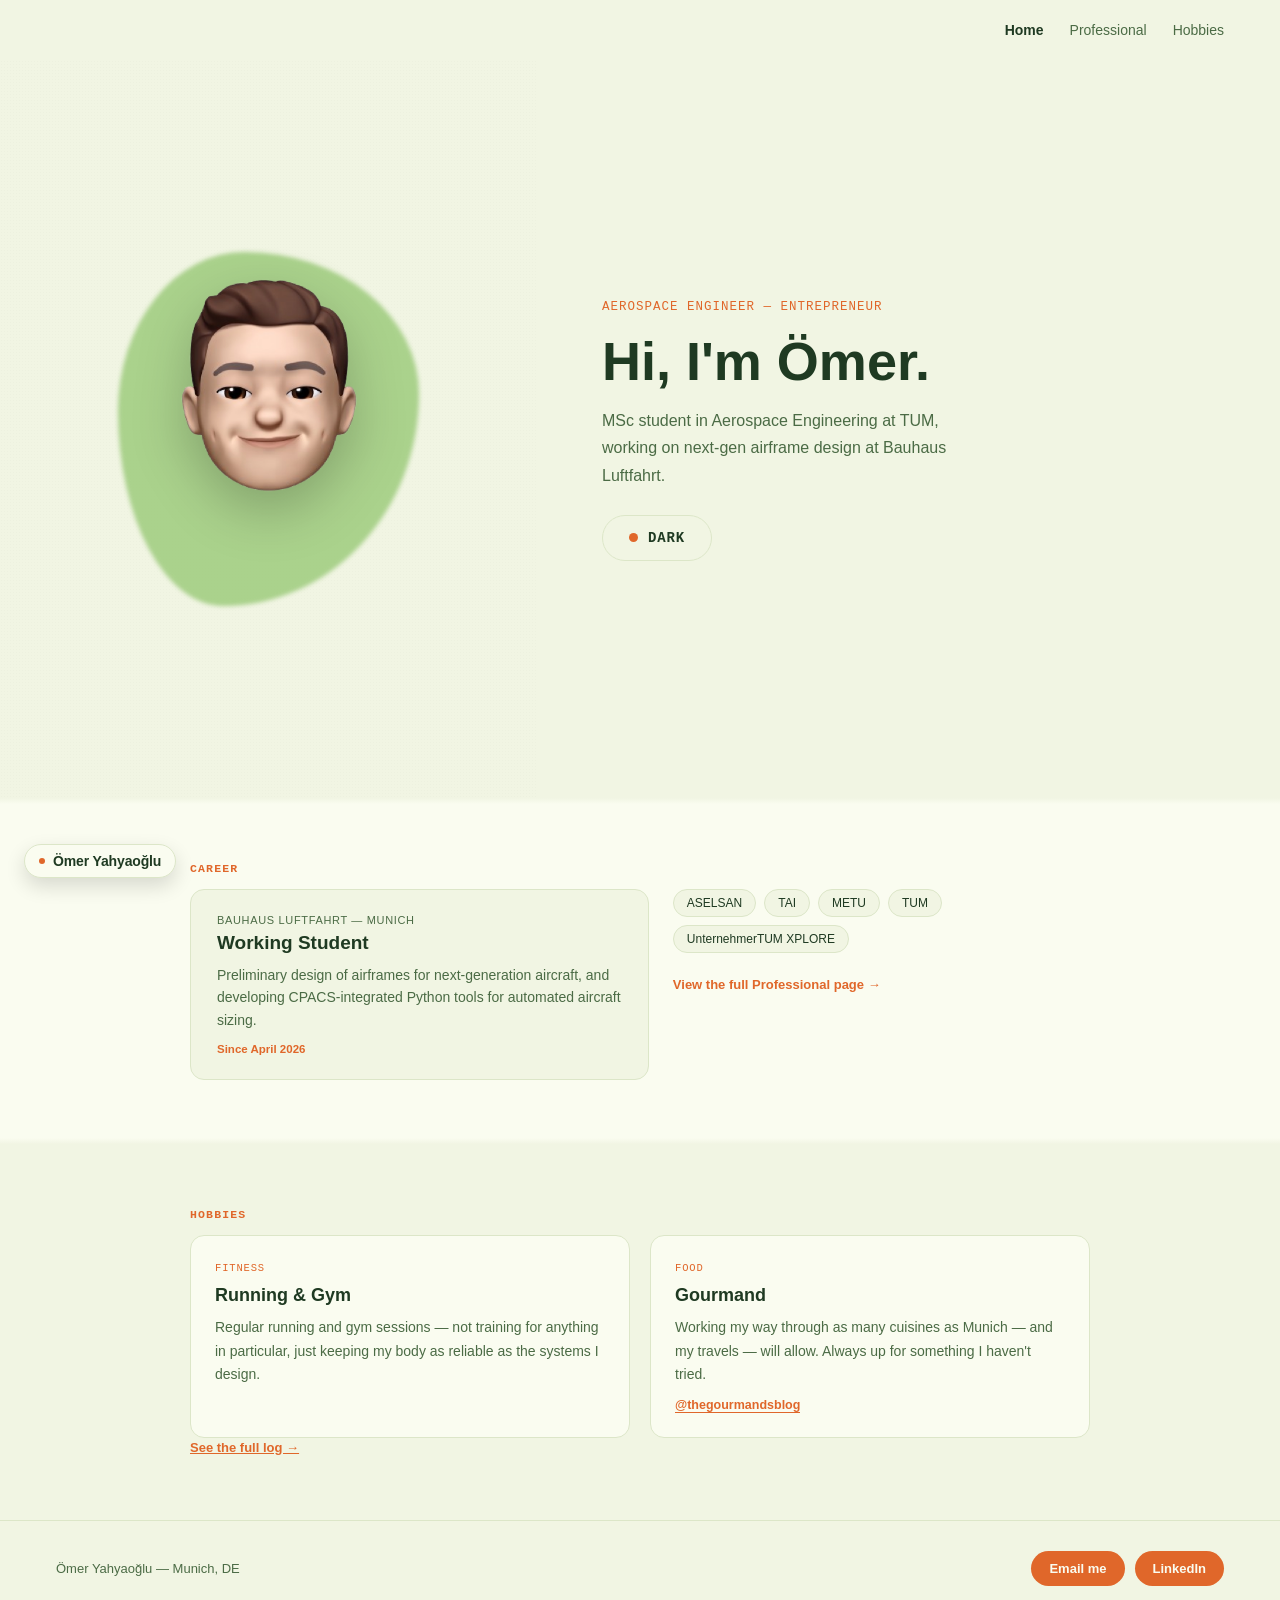
<file: index.html>
<!DOCTYPE html>
<html lang="en">
<head>
<meta charset="UTF-8">
<meta name="viewport" content="width=device-width, initial-scale=1.0">
<title>Ömer Yahyaoğlu</title>
<style>
  :root {
    --bg: #F1F5E3;
    --bg-blob: #9DCB7C;
    --ink: #1F3A22;
    --soft: #4B6B45;
    --accent: #E0672A;
    --card: #FAFCF0;
    --line: #DCE6C8;
  }
  :root[data-theme="dark"] {
    --bg: #1B2A1A; --bg-blob: #3E6B36; --ink: #EAF3DE; --soft: #A9C594; --accent: #F4884A; --card: #223822; --line: #33492E;
  }
  :root[data-theme="light"] {
    --bg: #F1F5E3; --bg-blob: #9DCB7C; --ink: #1F3A22; --soft: #4B6B45; --accent: #E0672A; --card: #FAFCF0; --line: #DCE6C8;
  }

  * { box-sizing: border-box; }
  body {
    margin: 0;
    background: var(--bg);
    color: var(--ink);
    font-family: -apple-system, "Segoe UI", "Helvetica Neue", Arial, sans-serif;
  }
  .draft-flag {
    text-align: center;
    font-family: ui-monospace, "SF Mono", "Cascadia Code", Consolas, monospace;
    font-size: 11px; letter-spacing: 0.1em; text-transform: uppercase;
    color: var(--soft); padding: 10px; border-bottom: 1px dashed var(--line);
  }

  .site-nav {
    display: flex; justify-content: flex-end; align-items: center;
    padding: 22px clamp(20px, 5vw, 56px);
    font-size: 14px;
  }
  .site-nav .links { display: flex; flex-wrap: wrap; justify-content: flex-end; gap: 18px 26px; color: var(--soft); }
  .site-nav .links a { color: inherit; text-decoration: none; }
  .site-nav .links span.cur { color: var(--ink); font-weight: 700; }
  @media (max-width: 420px) {
    .site-nav .links { gap: 14px 18px; font-size: 13px; }
  }
  .theme-btn {
    display: inline-flex; align-items: center; gap: 10px;
    align-self: flex-start;
    font-family: ui-monospace, "SF Mono", "Cascadia Code", Consolas, monospace;
    font-size: 14px; letter-spacing: 0.06em; text-transform: uppercase; font-weight: 700;
    color: var(--ink); background: transparent; border: 1.5px solid var(--line);
    border-radius: 999px; padding: 14px 26px; cursor: pointer;
  }
  .theme-btn .dot { width: 9px; height: 9px; border-radius: 50%; background: var(--accent); }

  /* ===== SPLIT HERO ===== */
  .hero-split {
    display: grid;
    grid-template-columns: 42% 1fr;
    min-height: 82vh;
  }
  .hero-photo {
    position: sticky; top: 0;
    height: 82vh;
    background: var(--bg);
    display: flex; align-items: center; justify-content: center;
    overflow: hidden;
  }
  .blob {
    position: absolute; width: 56%; height: 48%; left: 22%; top: 26%;
    background: var(--bg-blob);
    border-radius: 42% 58% 65% 35% / 45% 40% 60% 55%;
    filter: blur(2px); opacity: 0.85; will-change: transform;
  }
  .grain {
    position: absolute; inset: 0; pointer-events: none;
    background-image: radial-gradient(rgba(0,0,0,0.05) 1px, transparent 1px);
    background-size: 3px 3px; opacity: 0.28; mix-blend-mode: multiply;
  }
  .portrait {
    position: relative; width: min(58%, 320px); will-change: transform; z-index: 3;
  }
  .portrait img {
    width: 100%; height: auto; display: block;
    filter: drop-shadow(0 20px 26px rgba(0,0,0,0.22));
  }
  .fixed-name {
    position: fixed; left: 24px; bottom: 22px; z-index: 50;
    display: flex; align-items: center; gap: 8px;
    font-weight: 800; font-size: 14px; letter-spacing: -0.01em; color: var(--ink);
    background: var(--card); border: 1px solid var(--line);
    padding: 8px 14px; border-radius: 999px;
    box-shadow: 0 8px 20px rgba(0,0,0,0.14);
  }
  .fixed-name .dot { width: 6px; height: 6px; border-radius: 50%; background: var(--accent); }

  .hero-text {
    display: flex; flex-direction: column; justify-content: center;
    padding: 40px clamp(28px, 5vw, 70px);
    will-change: transform;
  }
  .hero-text .role {
    font-family: ui-monospace, "SF Mono", "Cascadia Code", Consolas, monospace;
    font-size: 12.5px; color: var(--accent); letter-spacing: 0.08em; margin: 0 0 14px; text-transform: uppercase;
  }
  .hero-text h1 { font-size: clamp(34px, 4.6vw, 54px); margin: 0 0 18px; line-height: 1.05; font-weight: 800; text-wrap: balance; }
  .hero-text p { font-size: 16px; color: var(--soft); line-height: 1.7; margin: 0 0 26px; max-width: 44ch; }
  .hero-text .cta {
    display: inline-block; align-self: flex-start;
    font-size: 13px; letter-spacing: 0.03em; font-weight: 700;
    color: var(--card); background: var(--accent); padding: 12px 22px; border-radius: 999px;
  }

  @media (max-width: 760px) {
    .hero-split { grid-template-columns: 1fr; min-height: 0; }
    .hero-photo { position: relative; height: 52vh; }
  }

  /* ===== FULL-WIDTH SECTIONS ===== */
  .full-section { width: 100%; }
  .full-section.career {
    background: linear-gradient(to bottom, var(--bg) 0, var(--card) 6px, var(--card) calc(100% - 6px), var(--bg) 100%);
  }
  .full-section.hobbies { background: var(--bg); }
  .section-inner { max-width: 980px; margin: 0 auto; padding: 64px clamp(20px, 4vw, 40px); }
  .section-label {
    font-family: ui-monospace, "SF Mono", "Cascadia Code", Consolas, monospace;
    font-size: 11.5px; letter-spacing: 0.1em; text-transform: uppercase; color: var(--accent);
    margin: 0 0 14px; font-weight: 700;
  }
  .section-inner h2 { font-size: clamp(24px, 3.4vw, 32px); margin: 0 0 34px; font-weight: 800; text-wrap: balance; max-width: 20ch; }

  .career-row { display: grid; grid-template-columns: 1.1fr 1fr; gap: 24px; align-items: start; }
  .career-current {
    border: 1px solid var(--line); border-radius: 14px; padding: 24px 26px; background: var(--bg);
  }
  .career-current .org { font-size: 11px; letter-spacing: 0.06em; text-transform: uppercase; color: var(--soft); margin-bottom: 6px; }
  .career-current h3 { font-size: 19px; margin: 0 0 10px; }
  .career-current p { font-size: 14px; color: var(--soft); line-height: 1.6; margin: 0 0 12px; }
  .career-current .since { font-size: 11.5px; color: var(--accent); font-weight: 700; }

  .career-side p.lede { font-size: 14.5px; color: var(--soft); line-height: 1.65; margin: 0 0 18px; }
  .chip-row { display: flex; flex-wrap: wrap; gap: 8px; margin-bottom: 22px; }
  .chip {
    font-size: 12px; padding: 6px 13px; border-radius: 999px; border: 1px solid var(--line);
    color: var(--ink); background: var(--bg);
  }
  .career-side .go { font-size: 13px; font-weight: 700; color: var(--accent); text-decoration: none; }

  .hobbies-row { display: grid; grid-template-columns: 1fr 1fr; gap: 20px; }
  .hobby-card { border: 1px solid var(--line); border-radius: 14px; padding: 24px 24px; background: var(--card); }
  .hobby-card .tag { font-family: ui-monospace, "SF Mono", "Cascadia Code", Consolas, monospace; font-size: 10.5px; letter-spacing: 0.08em; color: var(--accent); text-transform: uppercase; margin-bottom: 8px; }
  .hobby-card h3 { font-size: 18px; margin: 0 0 10px; }
  .hobby-card p { font-size: 14px; color: var(--soft); line-height: 1.65; margin: 0; }
  .hobby-card .insta {
    display: inline-block; margin-top: 12px; font-size: 12.5px; font-weight: 700;
    color: var(--accent); text-decoration: none; border-bottom: 1px solid var(--accent);
  }
  .hobbies-go { margin-top: 24px; font-size: 13px; font-weight: 700; color: var(--accent); }

  @media (max-width: 700px) {
    .career-row, .hobbies-row { grid-template-columns: 1fr; }
  }

  footer.site {
    border-top: 1px solid var(--line); margin-top: 0; padding: 30px clamp(20px, 5vw, 56px) 54px;
    display: flex; justify-content: space-between; align-items: center; flex-wrap: wrap; gap: 18px;
    font-size: 13px; color: var(--soft);
  }
  .contact-buttons { display: flex; gap: 10px; flex-wrap: wrap; }
  .btn {
    display: inline-flex; align-items: center; gap: 8px;
    font-size: 13px; font-weight: 700; text-decoration: none;
    padding: 10px 18px; border-radius: 999px;
    transition: transform 0.15s ease;
  }
  .btn:hover { transform: translateY(-1px); }
  .btn-solid { background: var(--accent); color: var(--card); }
  .btn-outline { background: transparent; color: var(--ink); border: 1px solid var(--line); }

  @media (prefers-reduced-motion: reduce) {
    .blob, .hero-text, .portrait, .btn { transition: none !important; }
  }
</style>
</head>
<body>
<nav class="site-nav">
  <div class="links">
    <span class="cur">Home</span>
    <a href="professional.html">Professional</a>
    <a href="hobbies.html">Hobbies</a>
  </div>
</nav>

<div class="fixed-name"><span class="dot"></span>Ömer Yahyaoğlu</div>

<div class="hero-split" id="stage">
  <div class="hero-photo">
    <div class="grain"></div>
    <div class="blob" id="blob"></div>
    <div class="portrait" id="portrait">
      <img src="[data-uri]" alt="Portrait of Ömer">
    </div>
  </div>
  <div class="hero-text" id="textcol">
    <p class="role">Aerospace Engineer — Entrepreneur</p>
    <h1>Hi, I'm Ömer.</h1>
    <p>MSc student in Aerospace Engineering at TUM, working on next-gen airframe design at Bauhaus Luftfahrt.</p>
    <button class="theme-btn" id="theme-toggle" type="button" aria-label="Toggle color theme"><span class="dot"></span><span class="label">Dark</span></button>
  </div>
</div>

<section class="full-section career">
  <div class="section-inner">
    <p class="section-label">Career</p>
    <div class="career-row">
      <div class="career-current">
        <div class="org">Bauhaus Luftfahrt — Munich</div>
        <h3>Working Student</h3>
        <p>Preliminary design of airframes for next-generation aircraft, and developing CPACS-integrated Python tools for automated aircraft sizing.</p>
        <div class="since">Since April 2026</div>
      </div>
      <div class="career-side">
        <div class="chip-row">
          <span class="chip">ASELSAN</span>
          <span class="chip">TAI</span>
          <span class="chip">METU</span>
          <span class="chip">TUM</span>
          <span class="chip">UnternehmerTUM XPLORE</span>
        </div>
        <a class="go" href="professional.html">View the full Professional page →</a>
      </div>
    </div>
  </div>
</section>

<section class="full-section hobbies">
  <div class="section-inner">
    <p class="section-label">Hobbies</p>
    <div class="hobbies-row">
      <div class="hobby-card">
        <p class="tag">Fitness</p>
        <h3>Running &amp; Gym</h3>
        <p>Regular running and gym sessions — not training for anything in particular, just keeping my body as reliable as the systems I design.</p>
      </div>
      <div class="hobby-card">
        <p class="tag">Food</p>
        <h3>Gourmand</h3>
        <p>Working my way through as many cuisines as Munich — and my travels — will allow. Always up for something I haven't tried.</p>
        <a class="insta" href="https://instagram.com/thegourmandsblog" target="_blank" rel="noopener">@thegourmandsblog</a>
      </div>
    </div>
    <a class="hobbies-go" href="hobbies.html">See the full log →</a>
  </div>
</section>

<footer class="site">
  <span>Ömer Yahyaoğlu — Munich, DE</span>
  <div class="contact-buttons">
    <a class="btn btn-solid" href="mailto:omeryahyaoglu.24@gmail.com">Email me</a>
    <a class="btn btn-solid" href="https://www.linkedin.com/in/omeryahyaoglutr/" target="_blank" rel="noopener">LinkedIn</a>
  </div>
</footer>

<script>
(function () {
  var stage = document.getElementById('stage');
  var blob = document.getElementById('blob');
  var textcol = document.getElementById('textcol');
  var portrait = document.getElementById('portrait');
  var reduceMotion = window.matchMedia('(prefers-reduced-motion: reduce)').matches;
  if (reduceMotion || !stage) return;

  var target = { x: 0, y: 0 };
  var current = { x: 0, y: 0 };
  var raf = null;

  stage.addEventListener('mousemove', function (e) {
    var rect = stage.getBoundingClientRect();
    target.x = ((e.clientX - rect.left) / rect.width - 0.5) * 2;
    target.y = ((e.clientY - rect.top) / rect.height - 0.5) * 2;
    if (!raf) raf = requestAnimationFrame(tick);
  });
  stage.addEventListener('mouseleave', function () {
    target.x = 0; target.y = 0;
    if (!raf) raf = requestAnimationFrame(tick);
  });

  function tick() {
    current.x += (target.x - current.x) * 0.08;
    current.y += (target.y - current.y) * 0.08;

    blob.style.transform = 'translate(' + (current.x * 8) + 'px,' + (current.y * 8) + 'px)';
    textcol.style.transform = 'translate(' + (current.x * -6) + 'px,' + (current.y * -4) + 'px)';
    portrait.style.transform = 'translate(' + (current.x * 16) + 'px,' + (current.y * 12) + 'px)';

    if (Math.abs(target.x - current.x) > 0.001 || Math.abs(target.y - current.y) > 0.001) {
      raf = requestAnimationFrame(tick);
    } else {
      raf = null;
    }
  }
})();

(function () {
  var root = document.documentElement;
  var btn = document.getElementById('theme-toggle');
  if (!btn) return;
  var label = btn.querySelector('.label');
  var mode = localStorage.getItem('site-theme') || 'light';

  apply();

  btn.addEventListener('click', function () {
    mode = mode === 'dark' ? 'light' : 'dark';
    localStorage.setItem('site-theme', mode);
    apply();
  });

  function apply() {
    root.setAttribute('data-theme', mode);
    label.textContent = mode === 'dark' ? 'Light' : 'Dark';
  }
})();
</script>

</body>
</html>
</file>
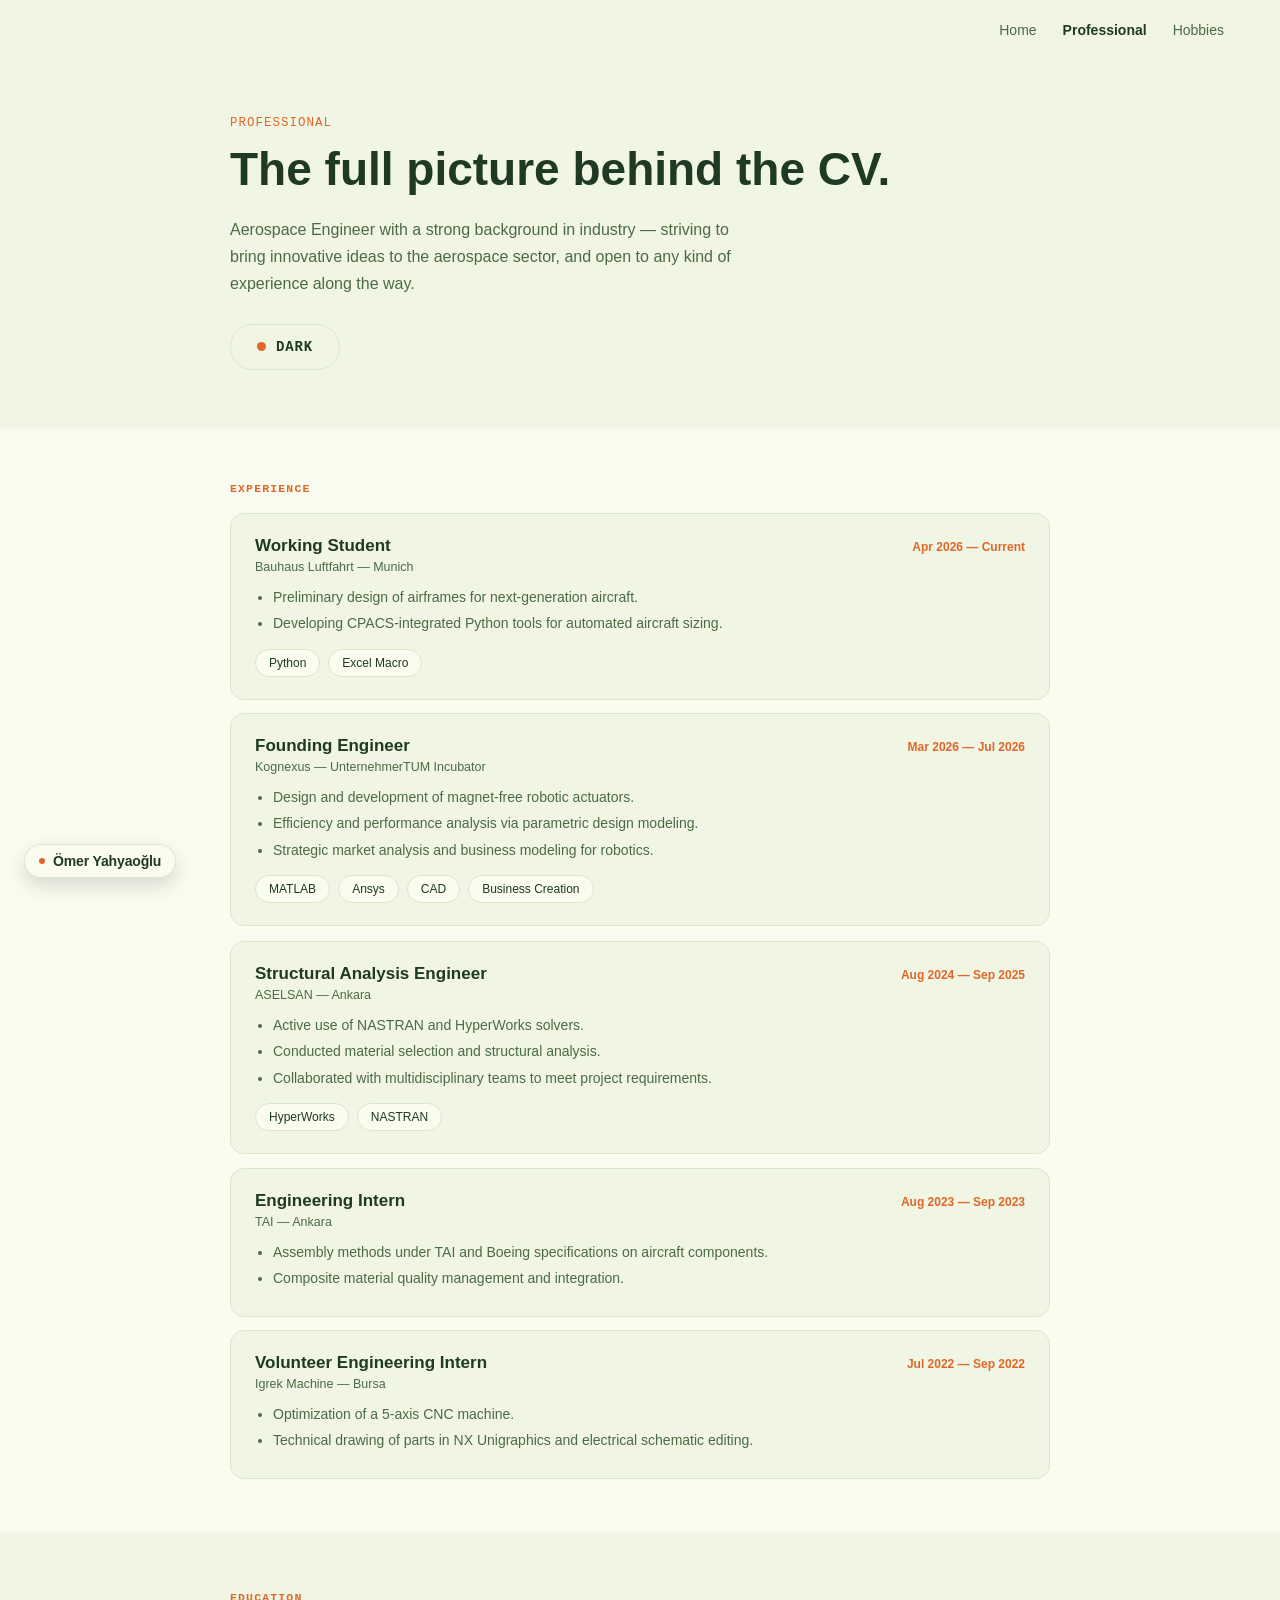
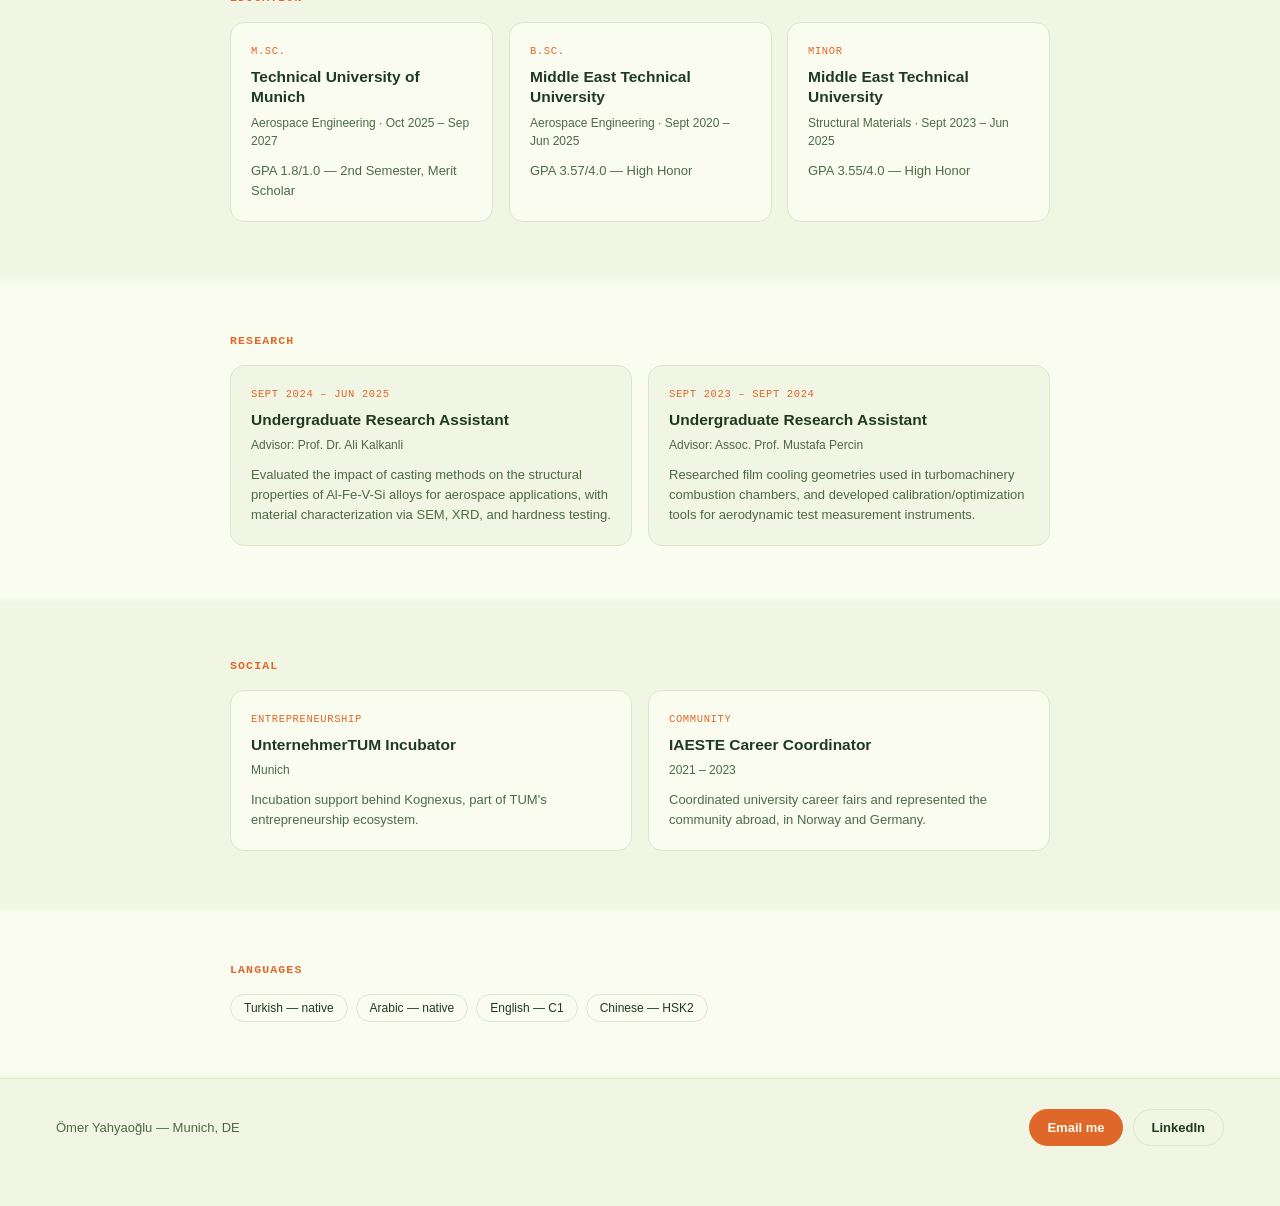
<file: professional.html>
<!DOCTYPE html>
<html lang="en">
<head>
<meta charset="UTF-8">
<meta name="viewport" content="width=device-width, initial-scale=1.0">
<title>Professional — Ömer Yahyaoğlu</title>
<style>
  :root {
    --bg: #F1F5E3;
    --bg-blob: #9DCB7C;
    --ink: #1F3A22;
    --soft: #4B6B45;
    --accent: #E0672A;
    --card: #FAFCF0;
    --line: #DCE6C8;
  }
  :root[data-theme="dark"] {
    --bg: #1B2A1A; --bg-blob: #3E6B36; --ink: #EAF3DE; --soft: #A9C594; --accent: #F4884A; --card: #223822; --line: #33492E;
  }
  :root[data-theme="light"] {
    --bg: #F1F5E3; --bg-blob: #9DCB7C; --ink: #1F3A22; --soft: #4B6B45; --accent: #E0672A; --card: #FAFCF0; --line: #DCE6C8;
  }

  * { box-sizing: border-box; }
  body { margin: 0; background: var(--bg); color: var(--ink); font-family: -apple-system, "Segoe UI", "Helvetica Neue", Arial, sans-serif; }

  .draft-flag {
    text-align: center;
    font-family: ui-monospace, "SF Mono", "Cascadia Code", Consolas, monospace;
    font-size: 11px; letter-spacing: 0.1em; text-transform: uppercase;
    color: var(--soft); padding: 10px; border-bottom: 1px dashed var(--line);
  }

  .site-nav {
    display: flex; justify-content: flex-end; align-items: center;
    padding: 22px clamp(20px, 5vw, 56px); font-size: 14px;
  }
  .site-nav .links { display: flex; flex-wrap: wrap; justify-content: flex-end; gap: 18px 26px; color: var(--soft); }
  .site-nav .links a, .site-nav .links span { color: inherit; text-decoration: none; }
  .site-nav .links .cur { color: var(--ink); font-weight: 700; }
  @media (max-width: 420px) {
    .site-nav .links { gap: 14px 18px; font-size: 13px; }
  }
  .fixed-name {
    position: fixed; left: 24px; bottom: 22px; z-index: 50;
    display: flex; align-items: center; gap: 8px;
    font-family: -apple-system, "Segoe UI", "Helvetica Neue", Arial, sans-serif;
    font-weight: 800; font-size: 14px; letter-spacing: -0.01em; color: var(--ink);
    background: var(--card); border: 1px solid var(--line); text-decoration: none;
    padding: 8px 14px; border-radius: 999px;
    box-shadow: 0 8px 20px rgba(0,0,0,0.14);
  }
  .fixed-name .dot { width: 6px; height: 6px; border-radius: 50%; background: var(--accent); }
  .theme-btn {
    display: inline-flex; align-items: center; gap: 10px;
    font-family: ui-monospace, "SF Mono", "Cascadia Code", Consolas, monospace;
    font-size: 14px; letter-spacing: 0.06em; text-transform: uppercase; font-weight: 700;
    color: var(--ink); background: transparent; border: 1.5px solid var(--line);
    border-radius: 999px; padding: 14px 26px; cursor: pointer;
  }
  .theme-btn .dot { width: 9px; height: 9px; border-radius: 50%; background: var(--accent); }

  .full-section { width: 100%; }
  .band-card {
    background: linear-gradient(to bottom, var(--bg) 0, var(--card) 6px, var(--card) calc(100% - 6px), var(--bg) 100%);
  }
  .band-bg { background: var(--bg); }
  .section-inner { max-width: 900px; margin: 0 auto; padding: 56px clamp(20px, 4vw, 40px); }
  .section-label {
    font-family: ui-monospace, "SF Mono", "Cascadia Code", Consolas, monospace;
    font-size: 11.5px; letter-spacing: 0.1em; text-transform: uppercase; color: var(--accent);
    margin: 0 0 18px; font-weight: 700;
  }

  /* Intro band */
  .intro-role { font-family: ui-monospace, "SF Mono", "Cascadia Code", Consolas, monospace; font-size: 12.5px; color: var(--accent); letter-spacing: 0.08em; text-transform: uppercase; margin: 0 0 12px; }
  .intro-band h1 { font-size: clamp(32px, 5vw, 46px); margin: 0 0 20px; font-weight: 800; text-wrap: balance; }
  .intro-band p.summary { font-size: 16px; line-height: 1.7; color: var(--soft); max-width: 60ch; margin: 0 0 26px; }
  .intro-buttons { display: flex; gap: 10px; flex-wrap: wrap; }
  .btn {
    display: inline-flex; align-items: center; gap: 8px;
    font-size: 13px; font-weight: 700; text-decoration: none;
    padding: 10px 18px; border-radius: 999px;
  }
  .btn-solid { background: var(--accent); color: var(--card); }
  .btn-outline { background: transparent; color: var(--ink); border: 1px solid var(--line); }

  /* Experience cards */
  .exp-list { display: flex; flex-direction: column; gap: 14px; }
  .exp-card { border: 1px solid var(--line); border-radius: 14px; padding: 22px 24px; background: var(--bg); will-change: transform; }
  .band-bg .exp-card, .band-bg .misc-card { background: var(--card); }
  .exp-head { display: flex; justify-content: space-between; align-items: baseline; flex-wrap: wrap; gap: 8px; margin-bottom: 4px; }
  .exp-head h3 { margin: 0; font-size: 17px; }
  .exp-head .dates { font-size: 12px; color: var(--accent); font-weight: 700; white-space: nowrap; }
  .exp-org { font-size: 12.5px; color: var(--soft); margin: 0 0 12px; }
  .exp-card ul { margin: 0; padding-left: 18px; }
  .exp-card li { font-size: 14px; color: var(--soft); line-height: 1.6; margin-bottom: 4px; }
  .exp-card .chip-row { margin-top: 14px; }
  .placeholder { color: var(--soft); font-style: italic; border-bottom: 1px dashed var(--line); }

  /* Grid cards: education / research / projects */
  .card-grid { display: grid; grid-template-columns: repeat(3, 1fr); gap: 16px; }
  .card-grid.cols-2 { grid-template-columns: repeat(2, 1fr); }
  .misc-card { border: 1px solid var(--line); border-radius: 14px; padding: 20px 20px; background: var(--bg); will-change: transform; }
  .misc-card .tag { font-family: ui-monospace, "SF Mono", "Cascadia Code", Consolas, monospace; font-size: 10.5px; letter-spacing: 0.06em; color: var(--accent); text-transform: uppercase; margin: 0 0 8px; }
  .misc-card h3 { font-size: 15.5px; margin: 0 0 6px; line-height: 1.3; }
  .misc-card .sub { font-size: 12px; color: var(--soft); margin: 0 0 10px; }
  .misc-card p { font-size: 13px; color: var(--soft); line-height: 1.55; margin: 0; }

  @media (max-width: 760px) {
    .card-grid, .card-grid.cols-2 { grid-template-columns: 1fr; }
  }

  /* Skills */
  .skill-group { margin-bottom: 22px; }
  .skill-group:last-child { margin-bottom: 0; }
  .skill-group .label { font-size: 12.5px; font-weight: 700; color: var(--ink); margin: 0 0 10px; }
  .chip-row { display: flex; flex-wrap: wrap; gap: 8px; }
  .chip { font-size: 12px; padding: 6px 13px; border-radius: 999px; border: 1px solid var(--line); color: var(--ink); background: var(--card); }
  .band-bg .chip { background: var(--bg); }
  .also-line { margin-top: 30px; font-size: 13px; color: var(--soft); border-top: 1px solid var(--line); padding-top: 20px; }

  footer.site {
    border-top: 1px solid var(--line);
    padding: 30px clamp(20px, 5vw, 56px) 54px;
    display: flex; justify-content: space-between; align-items: center; flex-wrap: wrap; gap: 18px;
    font-size: 13px; color: var(--soft);
  }
  .contact-buttons { display: flex; gap: 10px; flex-wrap: wrap; }
</style>
</head>
<body>
<nav class="site-nav">
  <div class="links">
    <a href="index.html">Home</a>
    <span class="cur">Professional</span>
    <a href="hobbies.html">Hobbies</a>
  </div>
</nav>

<a class="fixed-name" href="index.html"><span class="dot"></span>Ömer Yahyaoğlu</a>

<section class="full-section intro-band">
  <div class="section-inner">
    <p class="intro-role">Professional</p>
    <h1>The full picture behind the CV.</h1>
    <p class="summary">Aerospace Engineer with a strong background in industry — striving to bring innovative ideas to the aerospace sector, and open to any kind of experience along the way.</p>
    <div class="intro-buttons">
      <button class="theme-btn" id="theme-toggle" type="button" aria-label="Toggle color theme"><span class="dot"></span><span class="label">Dark</span></button>
    </div>
  </div>
</section>

<section class="full-section band-card">
  <div class="section-inner">
    <p class="section-label">Experience</p>
    <div class="exp-list">

      <div class="exp-card">
        <div class="exp-head"><h3>Working Student</h3><span class="dates">Apr 2026 — Current</span></div>
        <p class="exp-org">Bauhaus Luftfahrt — Munich</p>
        <ul>
          <li>Preliminary design of airframes for next-generation aircraft.</li>
          <li>Developing CPACS-integrated Python tools for automated aircraft sizing.</li>
        </ul>
        <div class="chip-row"><span class="chip">Python</span><span class="chip">Excel Macro</span></div>
      </div>

      <div class="exp-card">
        <div class="exp-head"><h3>Founding Engineer</h3><span class="dates">Mar 2026 — Jul 2026</span></div>
        <p class="exp-org">Kognexus — UnternehmerTUM Incubator</p>
        <ul>
          <li>Design and development of magnet-free robotic actuators.</li>
          <li>Efficiency and performance analysis via parametric design modeling.</li>
          <li>Strategic market analysis and business modeling for robotics.</li>
        </ul>
        <div class="chip-row"><span class="chip">MATLAB</span><span class="chip">Ansys</span><span class="chip">CAD</span><span class="chip">Business Creation</span></div>
      </div>

      <div class="exp-card">
        <div class="exp-head"><h3>Structural Analysis Engineer</h3><span class="dates">Aug 2024 — Sep 2025</span></div>
        <p class="exp-org">ASELSAN — Ankara</p>
        <ul>
          <li>Active use of NASTRAN and HyperWorks solvers.</li>
          <li>Conducted material selection and structural analysis.</li>
          <li>Collaborated with multidisciplinary teams to meet project requirements.</li>
        </ul>
        <div class="chip-row"><span class="chip">HyperWorks</span><span class="chip">NASTRAN</span></div>
      </div>

      <div class="exp-card">
        <div class="exp-head"><h3>Engineering Intern</h3><span class="dates">Aug 2023 — Sep 2023</span></div>
        <p class="exp-org">TAI — Ankara</p>
        <ul>
          <li>Assembly methods under TAI and Boeing specifications on aircraft components.</li>
          <li>Composite material quality management and integration.</li>
        </ul>
      </div>

      <div class="exp-card">
        <div class="exp-head"><h3>Volunteer Engineering Intern</h3><span class="dates">Jul 2022 — Sep 2022</span></div>
        <p class="exp-org">Igrek Machine — Bursa</p>
        <ul>
          <li>Optimization of a 5-axis CNC machine.</li>
          <li>Technical drawing of parts in NX Unigraphics and electrical schematic editing.</li>
        </ul>
      </div>

    </div>
  </div>
</section>

<section class="full-section band-bg">
  <div class="section-inner">
    <p class="section-label">Education</p>
    <div class="card-grid">
      <div class="misc-card">
        <p class="tag">M.Sc.</p>
        <h3>Technical University of Munich</h3>
        <p class="sub">Aerospace Engineering · Oct 2025 – Sep 2027</p>
        <p>GPA 1.8/1.0 — 2nd Semester, Merit Scholar</p>
      </div>
      <div class="misc-card">
        <p class="tag">B.Sc.</p>
        <h3>Middle East Technical University</h3>
        <p class="sub">Aerospace Engineering · Sept 2020 – Jun 2025</p>
        <p>GPA 3.57/4.0 — High Honor</p>
      </div>
      <div class="misc-card">
        <p class="tag">Minor</p>
        <h3>Middle East Technical University</h3>
        <p class="sub">Structural Materials · Sept 2023 – Jun 2025</p>
        <p>GPA 3.55/4.0 — High Honor</p>
      </div>
    </div>
  </div>
</section>

<section class="full-section band-card">
  <div class="section-inner">
    <p class="section-label">Research</p>
    <div class="card-grid cols-2">
      <div class="misc-card">
        <p class="tag">Sept 2024 – Jun 2025</p>
        <h3>Undergraduate Research Assistant</h3>
        <p class="sub">Advisor: Prof. Dr. Ali Kalkanli</p>
        <p>Evaluated the impact of casting methods on the structural properties of Al-Fe-V-Si alloys for aerospace applications, with material characterization via SEM, XRD, and hardness testing.</p>
      </div>
      <div class="misc-card">
        <p class="tag">Sept 2023 – Sept 2024</p>
        <h3>Undergraduate Research Assistant</h3>
        <p class="sub">Advisor: Assoc. Prof. Mustafa Percin</p>
        <p>Researched film cooling geometries used in turbomachinery combustion chambers, and developed calibration/optimization tools for aerodynamic test measurement instruments.</p>
      </div>
    </div>
  </div>
</section>

<section class="full-section band-bg">
  <div class="section-inner">
    <p class="section-label">Social</p>
    <div class="card-grid cols-2">
      <div class="misc-card">
        <p class="tag">Entrepreneurship</p>
        <h3>UnternehmerTUM Incubator</h3>
        <p class="sub">Munich</p>
        <p>Incubation support behind Kognexus, part of TUM's entrepreneurship ecosystem.</p>
      </div>
      <div class="misc-card">
        <p class="tag">Community</p>
        <h3>IAESTE Career Coordinator</h3>
        <p class="sub">2021 – 2023</p>
        <p>Coordinated university career fairs and represented the community abroad, in Norway and Germany.</p>
      </div>
    </div>
  </div>
</section>

<section class="full-section band-card">
  <div class="section-inner">
    <p class="section-label">Languages</p>
    <div class="skill-group">
      <div class="chip-row">
        <span class="chip">Turkish — native</span>
        <span class="chip">Arabic — native</span>
        <span class="chip">English — C1</span>
        <span class="chip">Chinese — HSK2</span>
      </div>
    </div>
  </div>
</section>

<footer class="site">
  <span>Ömer Yahyaoğlu — Munich, DE</span>
  <div class="contact-buttons">
    <a class="btn btn-solid" href="mailto:omeryahyaoglu.24@gmail.com">Email me</a>
    <a class="btn btn-outline" href="https://www.linkedin.com/in/omeryahyaoglutr/" target="_blank" rel="noopener">LinkedIn</a>
  </div>
</footer>

<script>
(function () {
  var reduceMotion = window.matchMedia('(prefers-reduced-motion: reduce)').matches;
  var cards = Array.prototype.slice.call(document.querySelectorAll('.exp-card, .misc-card'));
  if (reduceMotion || !cards.length) return;

  var target = { x: 0, y: 0 };
  var current = { x: 0, y: 0 };
  var raf = null;
  var mults = cards.map(function (_, i) { return 4 + (i % 3) * 3; });

  window.addEventListener('mousemove', function (e) {
    target.x = (e.clientX / window.innerWidth - 0.5) * 2;
    target.y = (e.clientY / window.innerHeight - 0.5) * 2;
    if (!raf) raf = requestAnimationFrame(tick);
  });

  function tick() {
    current.x += (target.x - current.x) * 0.06;
    current.y += (target.y - current.y) * 0.06;

    cards.forEach(function (card, i) {
      var m = mults[i];
      card.style.transform = 'translate(' + (current.x * m) + 'px,' + (current.y * m * 0.7) + 'px)';
    });

    if (Math.abs(target.x - current.x) > 0.001 || Math.abs(target.y - current.y) > 0.001) {
      raf = requestAnimationFrame(tick);
    } else {
      raf = null;
    }
  }
})();

(function () {
  var root = document.documentElement;
  var btn = document.getElementById('theme-toggle');
  if (!btn) return;
  var label = btn.querySelector('.label');
  var mode = localStorage.getItem('site-theme') || 'light';

  apply();

  btn.addEventListener('click', function () {
    mode = mode === 'dark' ? 'light' : 'dark';
    localStorage.setItem('site-theme', mode);
    apply();
  });

  function apply() {
    root.setAttribute('data-theme', mode);
    label.textContent = mode === 'dark' ? 'Light' : 'Dark';
  }
})();
</script>

</body>
</html>
</file>
